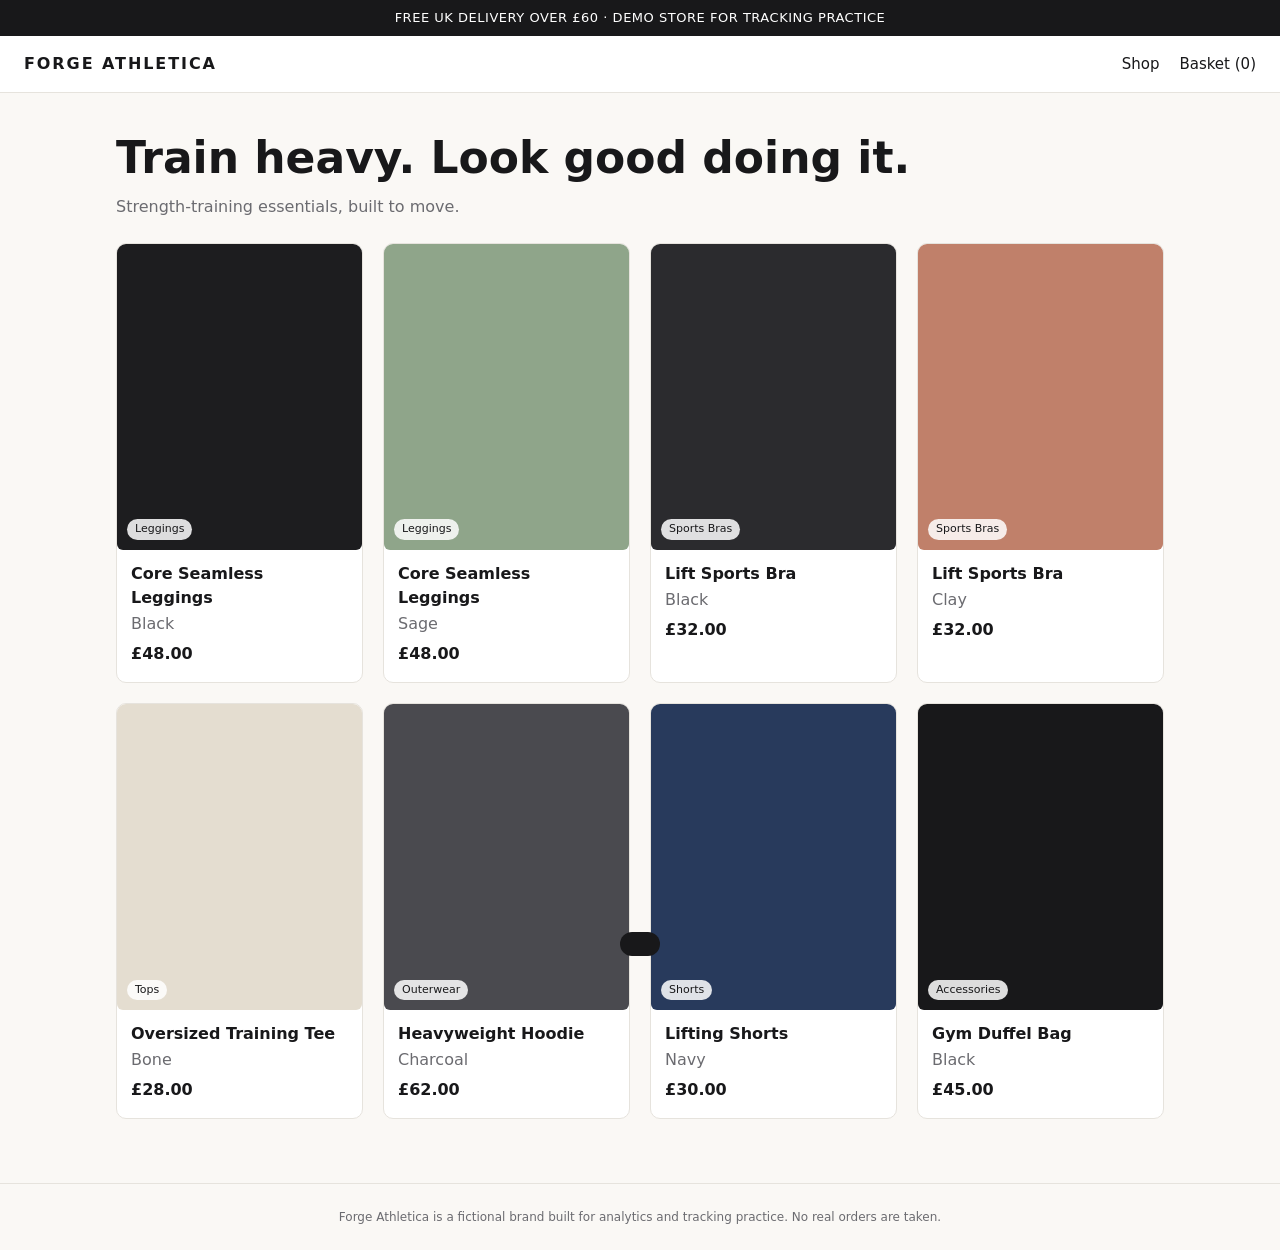
<file: index.html>
<!doctype html>
<html lang="en">
<head>
<meta charset="utf-8">
<meta name="viewport" content="width=device-width, initial-scale=1">
<title>Forge Athletica – Gym Wear</title>
<link rel="stylesheet" href="style.css">

<!-- Google Tag Manager -->
<script>(function(w,d,s,l,i){w[l]=w[l]||[];w[l].push({'gtm.start':
new Date().getTime(),event:'gtm.js'});var f=d.getElementsByTagName(s)[0],
j=d.createElement(s),dl=l!='dataLayer'?'&l='+l:'';j.async=true;j.src=
'https://www.googletagmanager.com/gtm.js?id='+i+dl;f.parentNode.insertBefore(j,f);
})(window,document,'script','dataLayer','GTM-MG2FBV3S');</script>
<!-- End Google Tag Manager --></head>
<body data-page="home">
<!-- Google Tag Manager (noscript) -->
<noscript><iframe src="https://www.googletagmanager.com/ns.html?id=GTM-MG2FBV3S"
height="0" width="0" style="display:none;visibility:hidden"></iframe></noscript>
<!-- End Google Tag Manager (noscript) -->
<div class="banner">FREE UK DELIVERY OVER £60 · DEMO STORE FOR TRACKING PRACTICE</div>
<header>
  <a class="logo" href="index.html">FORGE ATHLETICA</a>
  <nav><a href="index.html">Shop</a><a href="cart.html">Basket (<span id="cart-count">0</span>)</a></nav>
</header>
<main>
<section class="hero">
  <h1>Train heavy. Look good doing it.</h1>
  <p class="muted">Strength-training essentials, built to move.</p>
</section>
<div id="product-grid" class="grid"></div>
</main>
<div id="toast" role="status"></div>
<footer>Forge Athletica is a fictional brand built for analytics and tracking practice. No real orders are taken.</footer>
<script src="shop.js"></script>
</body>
</html>
</file>
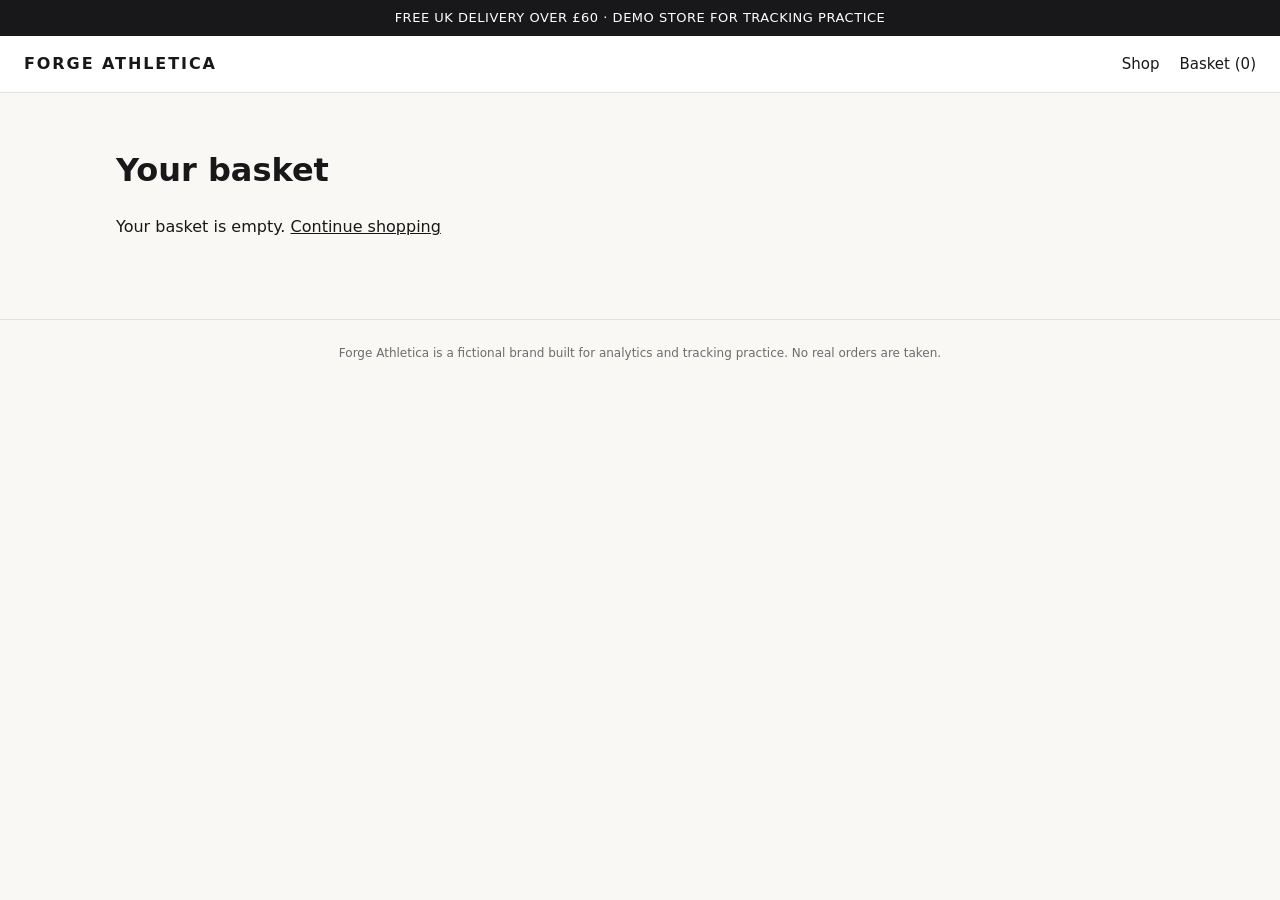
<file: cart.html>
<!doctype html>
<html lang="en">
<head>
<meta charset="utf-8">
<meta name="viewport" content="width=device-width, initial-scale=1">
<title>Basket – Forge Athletica</title>
<link rel="stylesheet" href="style.css">

<!-- Google Tag Manager -->
<script>(function(w,d,s,l,i){w[l]=w[l]||[];w[l].push({'gtm.start':
new Date().getTime(),event:'gtm.js'});var f=d.getElementsByTagName(s)[0],
j=d.createElement(s),dl=l!='dataLayer'?'&l='+l:'';j.async=true;j.src=
'https://www.googletagmanager.com/gtm.js?id='+i+dl;f.parentNode.insertBefore(j,f);
})(window,document,'script','dataLayer','GTM-MG2FBV3S');</script>
<!-- End Google Tag Manager -->
</head>
<body data-page="cart">
<!-- Google Tag Manager (noscript) -->
<noscript><iframe src="https://www.googletagmanager.com/ns.html?id=GTM-MG2FBV3S"
height="0" width="0" style="display:none;visibility:hidden"></iframe></noscript>
<!-- End Google Tag Manager (noscript) -->

<div class="banner">FREE UK DELIVERY OVER £60 · DEMO STORE FOR TRACKING PRACTICE</div>
<header>
  <a class="logo" href="index.html">FORGE ATHLETICA</a>
  <nav><a href="index.html">Shop</a><a href="cart.html">Basket (<span id="cart-count">0</span>)</a></nav>
</header>
<main>
<h1>Your basket</h1>
<div id="cart"></div>
</main>
<div id="toast" role="status"></div>
<footer>Forge Athletica is a fictional brand built for analytics and tracking practice. No real orders are taken.</footer>
<script src="shop.js"></script>
</body>
</html>
</file>
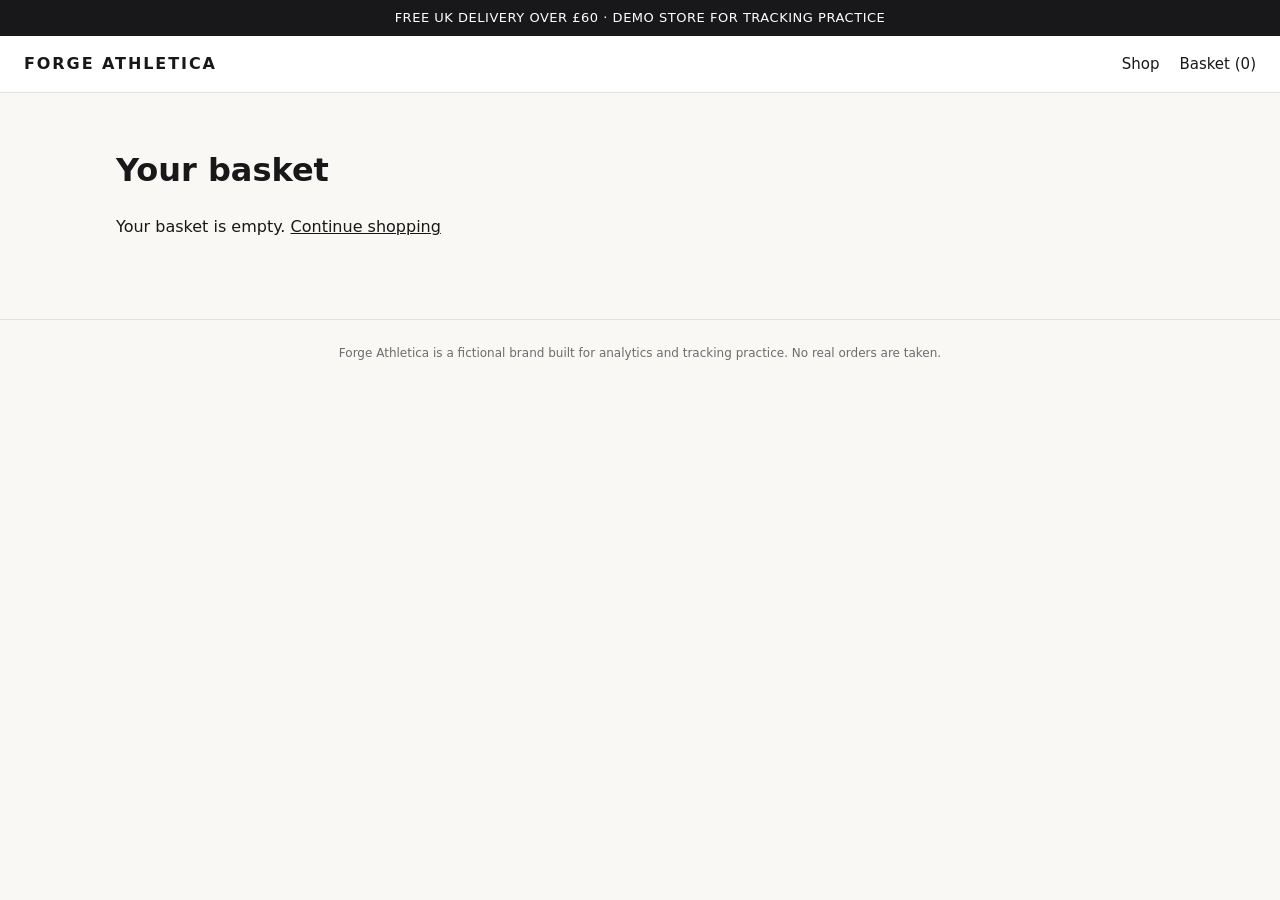
<file: checkout.html>
<!doctype html>
<html lang="en">
<head>
<meta charset="utf-8">
<meta name="viewport" content="width=device-width, initial-scale=1">
<title>Checkout – Forge Athletica</title>
<link rel="stylesheet" href="style.css">

<!-- Google Tag Manager -->
<script>(function(w,d,s,l,i){w[l]=w[l]||[];w[l].push({'gtm.start':
new Date().getTime(),event:'gtm.js'});var f=d.getElementsByTagName(s)[0],
j=d.createElement(s),dl=l!='dataLayer'?'&l='+l:'';j.async=true;j.src=
'https://www.googletagmanager.com/gtm.js?id='+i+dl;f.parentNode.insertBefore(j,f);
})(window,document,'script','dataLayer','GTM-MG2FBV3S');</script>
<!-- End Google Tag Manager -->

</head>
<body data-page="checkout">
<!-- Google Tag Manager (noscript) -->
<noscript><iframe src="https://www.googletagmanager.com/ns.html?id=GTM-MG2FBV3S"
height="0" width="0" style="display:none;visibility:hidden"></iframe></noscript>
<!-- End Google Tag Manager (noscript) -->
<div class="banner">FREE UK DELIVERY OVER £60 · DEMO STORE FOR TRACKING PRACTICE</div>
<header>
  <a class="logo" href="index.html">FORGE ATHLETICA</a>
  <nav><a href="index.html">Shop</a><a href="cart.html">Basket (<span id="cart-count">0</span>)</a></nav>
</header>
<main>
<h1>Checkout</h1>
<div class="checkout">
  <div>
    <form id="shipping-form">
      <fieldset>
        <legend>1. Delivery</legend>
        <label>Email <input type="email" required placeholder="you@example.com"></label>
        <label>Full name <input type="text" required></label>
        <label>Postcode <input type="text" required></label>
        <div class="radio"><input type="radio" name="shipping" value="standard" id="s1" checked><label for="s1" style="margin:0">Standard (3–5 days) · £3.95</label></div>
        <div class="radio"><input type="radio" name="shipping" value="express" id="s2"><label for="s2" style="margin:0">Express (next day) · £6.95</label></div>
      </fieldset>
      <button type="button" id="shipping-next" class="btn">Continue to payment</button>
    </form>
    <form id="payment-form">
      <fieldset id="step-payment" hidden>
        <legend>2. Payment</legend>
        <p class="muted small">Demo only. Do not enter real card details.</p>
        <div class="radio"><input type="radio" name="payment" value="card" id="p1" checked><label for="p1" style="margin:0">Card</label></div>
        <div class="radio"><input type="radio" name="payment" value="paypal" id="p2"><label for="p2" style="margin:0">PayPal</label></div>
        <div class="radio"><input type="radio" name="payment" value="klarna" id="p3"><label for="p3" style="margin:0">Klarna</label></div>
        <label>Discount code (optional) <input type="text" id="coupon" placeholder="e.g. LIFT10"></label>
        <button type="submit" class="btn">Place order</button>
      </fieldset>
    </form>
  </div>
  <aside class="aside">
    <h3 style="margin-top:0">Order summary</h3>
    <ul id="co-items" class="co-items"></ul>
    <div class="totals">
      <p>Subtotal <span id="co-subtotal"></span></p>
      <p>Shipping <span id="co-shipping"></span></p>
      <p><strong>Total</strong> <strong id="co-total"></strong></p>
    </div>
  </aside>
</div>
</main>
<div id="toast" role="status"></div>
<footer>Forge Athletica is a fictional brand built for analytics and tracking practice. No real orders are taken.</footer>
<script src="shop.js"></script>
</body>
</html>
</file>
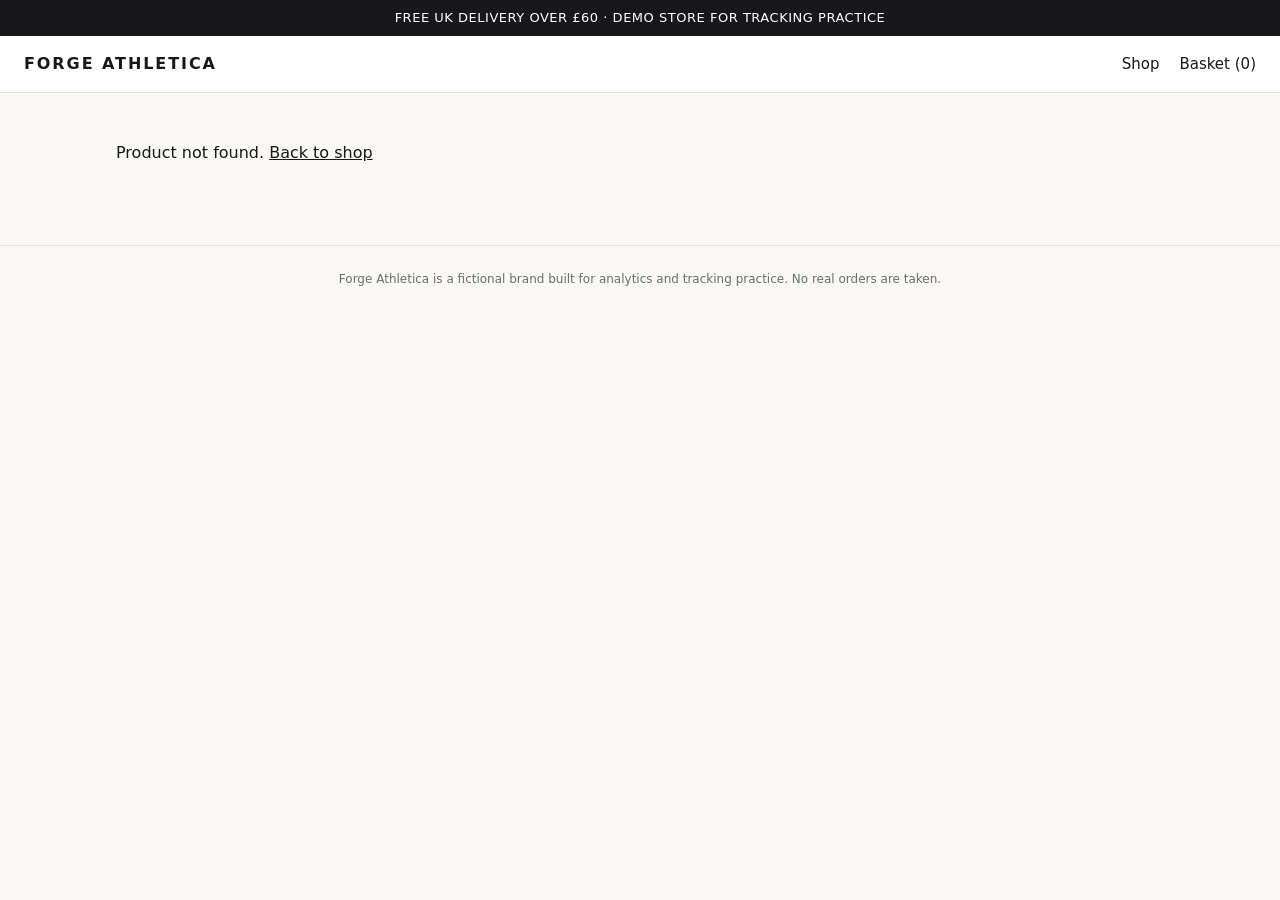
<file: product.html>
<!doctype html>
<html lang="en">
<head>
<meta charset="utf-8">
<meta name="viewport" content="width=device-width, initial-scale=1">
<title>Product – Forge Athletica</title>
<link rel="stylesheet" href="style.css">

<!-- Google Tag Manager -->
<script>(function(w,d,s,l,i){w[l]=w[l]||[];w[l].push({'gtm.start':
new Date().getTime(),event:'gtm.js'});var f=d.getElementsByTagName(s)[0],
j=d.createElement(s),dl=l!='dataLayer'?'&l='+l:'';j.async=true;j.src=
'https://www.googletagmanager.com/gtm.js?id='+i+dl;f.parentNode.insertBefore(j,f);
})(window,document,'script','dataLayer','GTM-MG2FBV3S');</script>
<!-- End Google Tag Manager -->

</head>
<body data-page="product">
<!-- Google Tag Manager (noscript) -->
<noscript><iframe src="https://www.googletagmanager.com/ns.html?id=GTM-MG2FBV3S"
height="0" width="0" style="display:none;visibility:hidden"></iframe></noscript>
<!-- End Google Tag Manager (noscript) -->

<div class="banner">FREE UK DELIVERY OVER £60 · DEMO STORE FOR TRACKING PRACTICE</div>
<header>
  <a class="logo" href="index.html">FORGE ATHLETICA</a>
  <nav><a href="index.html">Shop</a><a href="cart.html">Basket (<span id="cart-count">0</span>)</a></nav>
</header>
<main>
<div id="product" class="pdp"></div>
</main>
<div id="toast" role="status"></div>
<footer>Forge Athletica is a fictional brand built for analytics and tracking practice. No real orders are taken.</footer>
<script src="shop.js"></script>
</body>
</html>
</file>
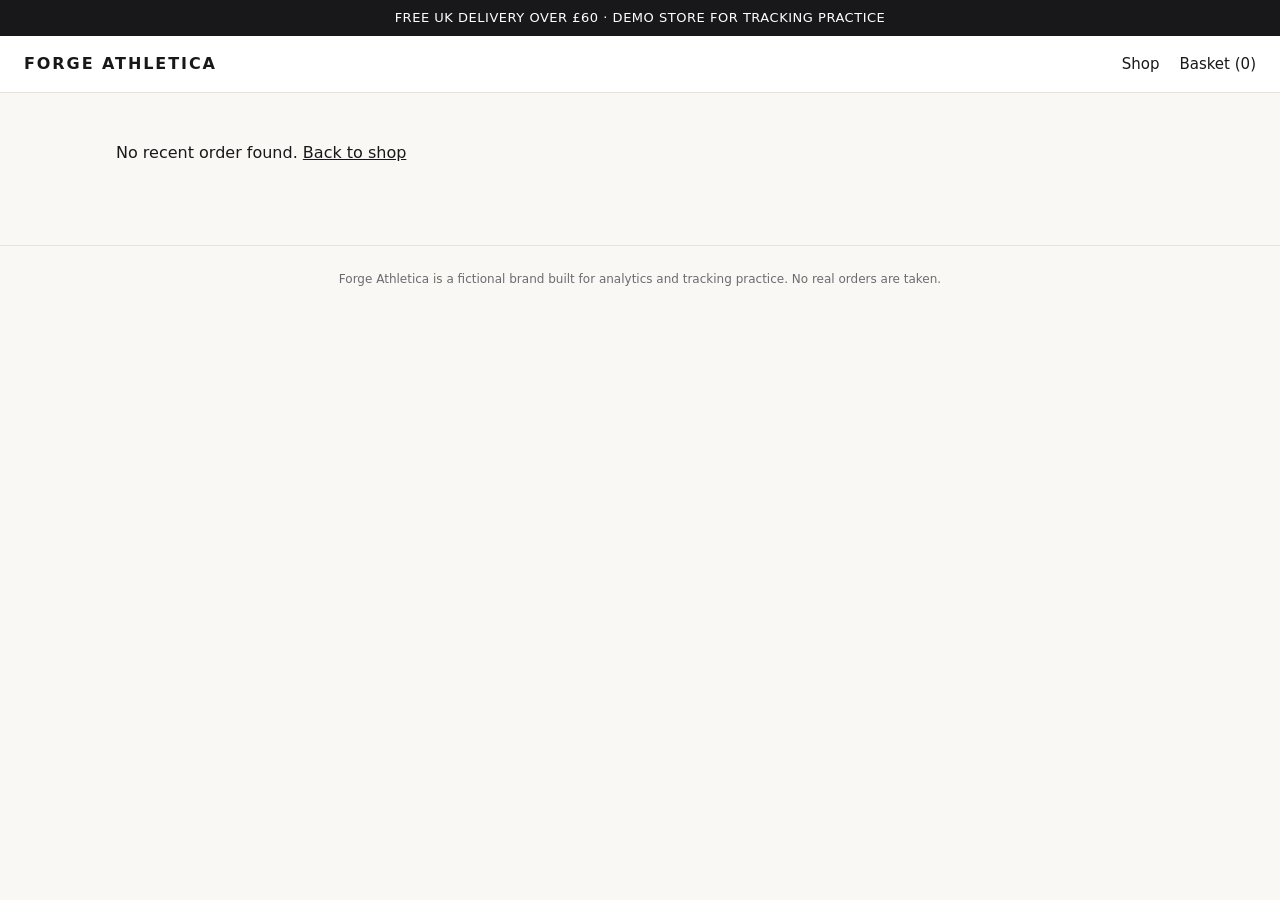
<file: thank-you.html>
<!doctype html>
<html lang="en">
<head>
<meta charset="utf-8">
<meta name="viewport" content="width=device-width, initial-scale=1">
<title>Order confirmed – Forge Athletica</title>
<link rel="stylesheet" href="style.css">

<!-- Google Tag Manager -->
<script>(function(w,d,s,l,i){w[l]=w[l]||[];w[l].push({'gtm.start':
new Date().getTime(),event:'gtm.js'});var f=d.getElementsByTagName(s)[0],
j=d.createElement(s),dl=l!='dataLayer'?'&l='+l:'';j.async=true;j.src=
'https://www.googletagmanager.com/gtm.js?id='+i+dl;f.parentNode.insertBefore(j,f);
})(window,document,'script','dataLayer','GTM-MG2FBV3S');</script>
<!-- End Google Tag Manager -->

</head>
<body data-page="thanks">
<!-- Google Tag Manager (noscript) -->
<noscript><iframe src="https://www.googletagmanager.com/ns.html?id=GTM-MG2FBV3S"
height="0" width="0" style="display:none;visibility:hidden"></iframe></noscript>
<!-- End Google Tag Manager (noscript) -->

<div class="banner">FREE UK DELIVERY OVER £60 · DEMO STORE FOR TRACKING PRACTICE</div>
<header>
  <a class="logo" href="index.html">FORGE ATHLETICA</a>
  <nav><a href="index.html">Shop</a><a href="cart.html">Basket (<span id="cart-count">0</span>)</a></nav>
</header>
<main>
<div id="confirmation"></div>
</main>
<div id="toast" role="status"></div>
<footer>Forge Athletica is a fictional brand built for analytics and tracking practice. No real orders are taken.</footer>
<script src="shop.js"></script>
</body>
</html>
</file>
<file: style.css>
:root { --ink:#18181a; --muted:#6b6b70; --line:#e6e3dd; --bg:#faf8f5; --accent:#b4553a; }
* { box-sizing: border-box; }
body { margin:0; font-family: system-ui, -apple-system, "Segoe UI", sans-serif; color:var(--ink); background:var(--bg); line-height:1.5; }
a { color: inherit; }
header { display:flex; justify-content:space-between; align-items:center; padding:16px 24px; border-bottom:1px solid var(--line); background:#fff; position:sticky; top:0; z-index:5; }
.logo { font-weight:800; letter-spacing:.12em; text-decoration:none; }
nav a { text-decoration:none; margin-left:20px; font-size:15px; }
main { max-width:1080px; margin:0 auto; padding:32px 16px 64px; }
.banner { background:var(--ink); color:#fff; text-align:center; font-size:13px; padding:8px; letter-spacing:.04em; }
.hero h1 { font-size:clamp(28px,5vw,44px); margin:0 0 4px; }
.muted { color:var(--muted); margin:0; }
.small { font-size:13px; }
.grid { display:grid; grid-template-columns:repeat(auto-fill,minmax(220px,1fr)); gap:20px; margin-top:24px; }
.card { background:#fff; border:1px solid var(--line); border-radius:10px; overflow:hidden; text-decoration:none; transition:transform .15s; }
.card:hover { transform:translateY(-3px); }
.card-body { padding:12px 14px 16px; }
.card h3 { font-size:16px; margin:0 0 2px; }
.swatch { aspect-ratio:4/5; display:flex; align-items:flex-end; padding:10px; border-radius:6px; }
.swatch span { background:rgba(255,255,255,.85); font-size:11px; padding:2px 8px; border-radius:20px; color:var(--ink); }
.lines .swatch { width:56px; aspect-ratio:1; padding:0; } .lines .swatch span { display:none; }
.price { font-weight:600; margin:6px 0 0; } .price.big { font-size:24px; margin:12px 0 20px; }
.pdp { display:grid; grid-template-columns:1fr 1fr; gap:40px; }
.pdp h1 { margin:4px 0; }
label { display:block; margin:0 0 16px; font-size:14px; }
select, input[type=text], input[type=email] { display:block; width:100%; padding:10px; margin-top:6px; border:1px solid var(--line); border-radius:6px; font:inherit; background:#fff; }
.btn { display:inline-block; background:var(--ink); color:#fff; border:0; padding:13px 26px; border-radius:30px; font:inherit; font-weight:600; cursor:pointer; text-decoration:none; }
.btn:hover { background:var(--accent); }
.link { background:none; border:0; color:var(--accent); cursor:pointer; font:inherit; text-decoration:underline; }
.lines { width:100%; border-collapse:collapse; }
.lines td { padding:12px 8px; border-bottom:1px solid var(--line); vertical-align:middle; }
.right { text-align:right; }
.summary { text-align:right; margin-top:24px; }
.checkout { display:grid; grid-template-columns:1.4fr 1fr; gap:40px; }
fieldset { border:1px solid var(--line); border-radius:10px; padding:20px; margin:0 0 20px; background:#fff; }
legend { font-weight:700; padding:0 6px; }
.radio { display:flex; gap:8px; align-items:center; margin-bottom:8px; }
.co-items { list-style:none; padding:0; margin:0 0 16px; }
.co-items li { display:flex; justify-content:space-between; gap:12px; padding:8px 0; border-bottom:1px solid var(--line); font-size:14px; }
.totals p { display:flex; justify-content:space-between; margin:6px 0; }
.aside { background:#fff; border:1px solid var(--line); border-radius:10px; padding:20px; align-self:start; }
#toast { position:fixed; bottom:24px; left:50%; transform:translate(-50%,80px); background:var(--ink); color:#fff; padding:12px 20px; border-radius:30px; transition:transform .25s; font-size:14px; }
#toast.show { transform:translate(-50%,0); }
footer { text-align:center; color:var(--muted); font-size:12px; padding:24px; border-top:1px solid var(--line); }
@media (max-width:720px) { .pdp, .checkout { grid-template-columns:1fr; gap:20px; } nav a { margin-left:12px; } }
</file>
